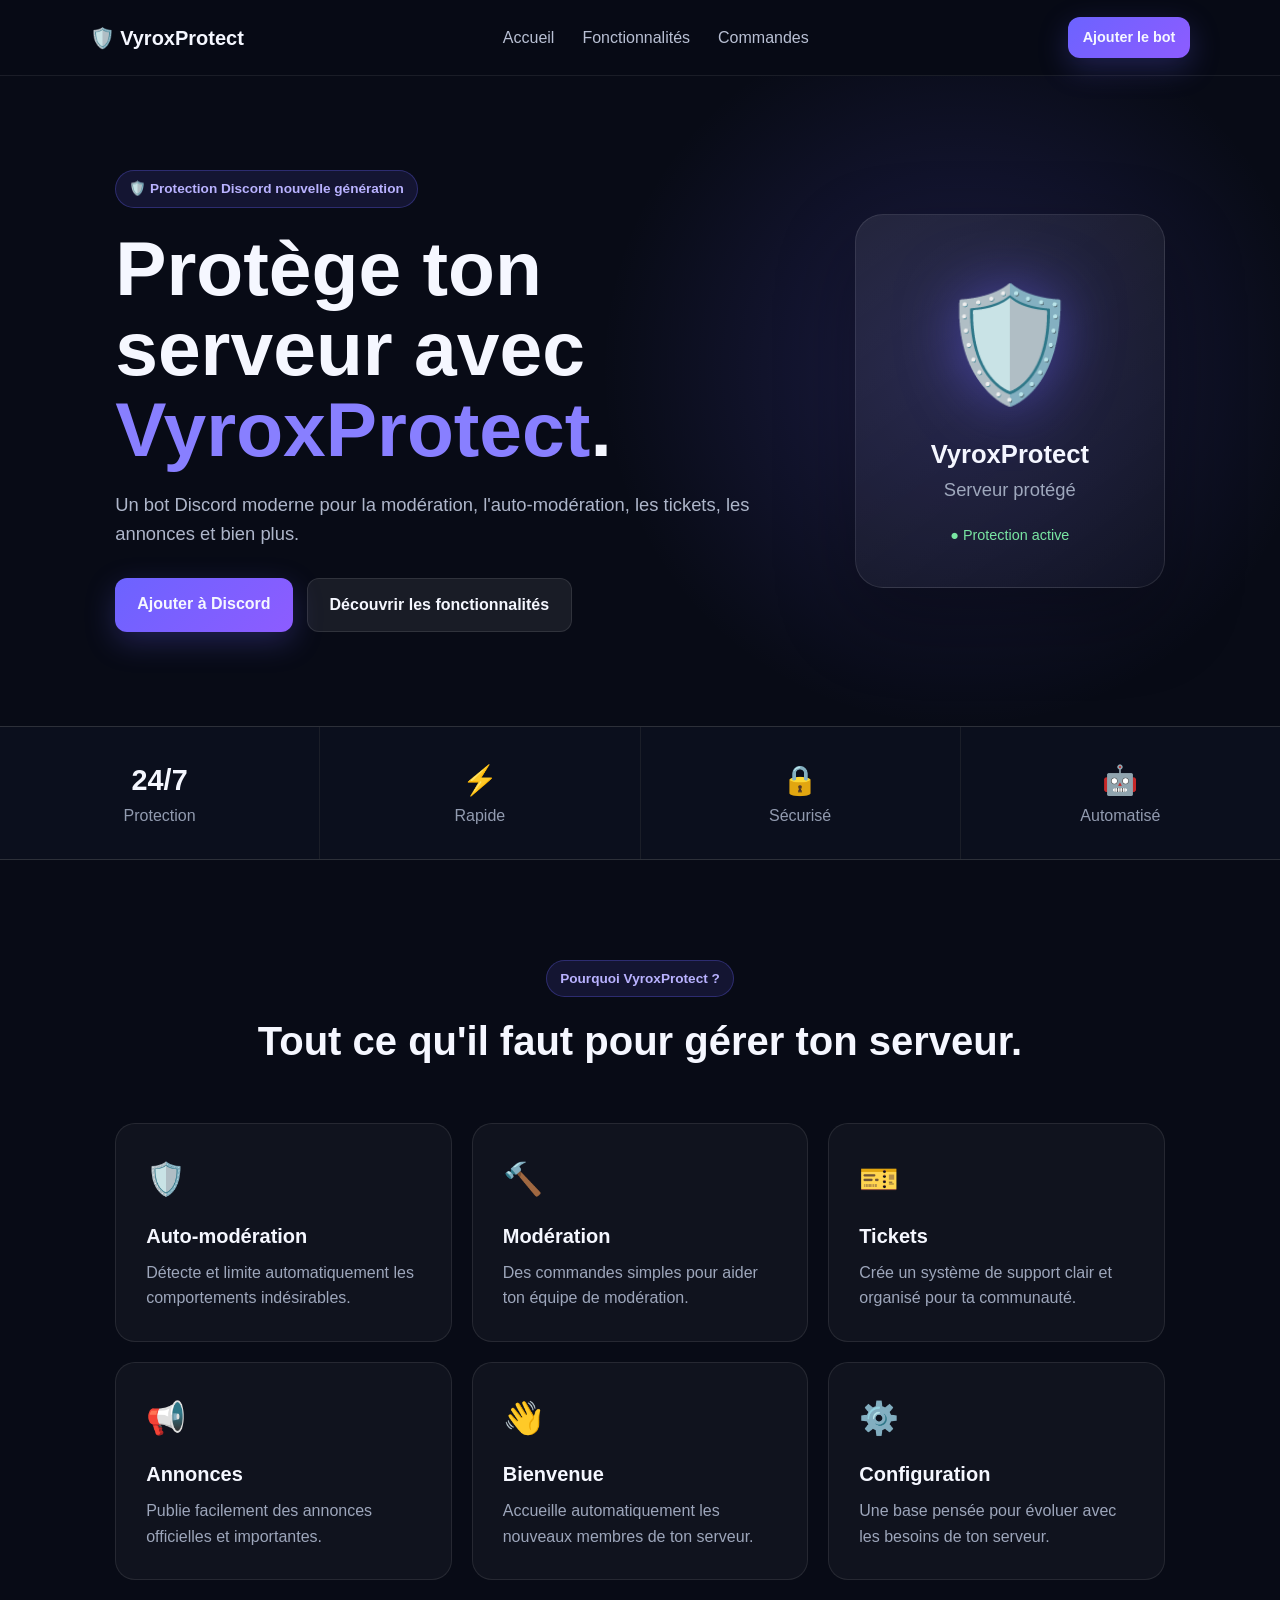
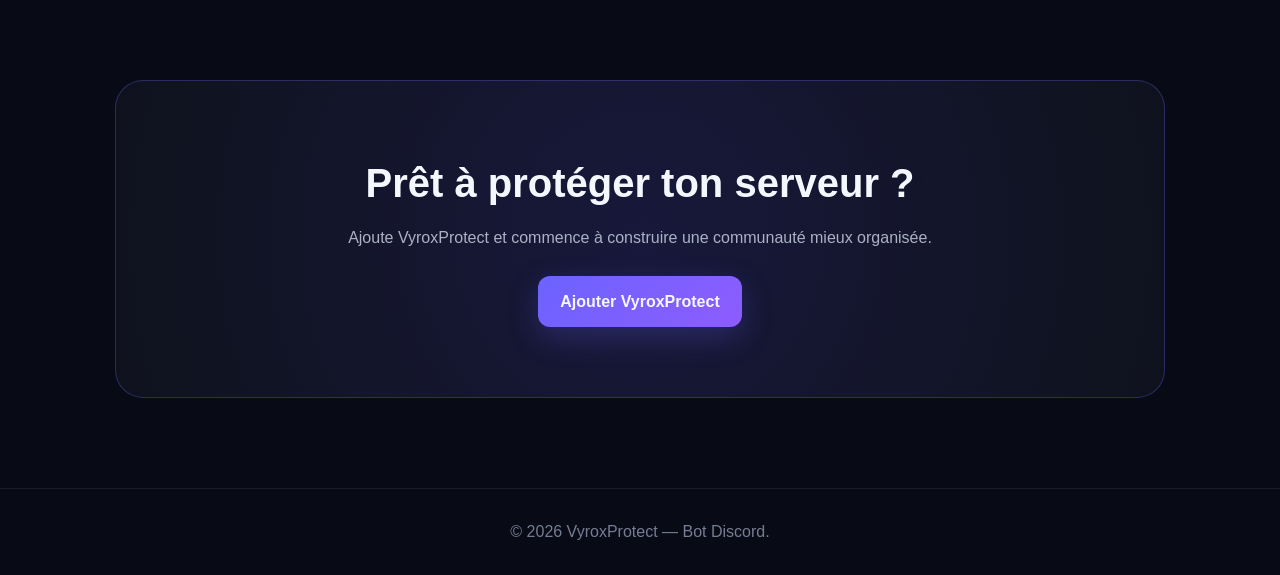
<file: index.html>
<!DOCTYPE html>
<html lang="fr">
<head>
  <meta charset="UTF-8">
  <meta name="viewport" content="width=device-width, initial-scale=1.0">
  <title>VyroxProtect — Protection Discord</title>
  <link rel="stylesheet" href="style.css">
</head>
<body>
  <header class="navbar">
    <a class="brand" href="index.html">🛡️ VyroxProtect</a>
    <nav>
      <a href="index.html">Accueil</a>
      <a href="features.html">Fonctionnalités</a>
      <a href="commands.html">Commandes</a>
    </nav>
    <a class="btn btn-small" href="#invite">Ajouter le bot</a>
  </header>

  <main>
    <section class="hero">
      <div class="hero-content">
        <span class="badge">🛡️ Protection Discord nouvelle génération</span>
        <h1>Protège ton serveur avec <span>VyroxProtect</span>.</h1>
        <p>Un bot Discord moderne pour la modération, l'auto-modération, les tickets, les annonces et bien plus.</p>
        <div class="hero-buttons" id="invite">
          <a class="btn" href="#" id="inviteBtn">Ajouter à Discord</a>
          <a class="btn btn-secondary" href="features.html">Découvrir les fonctionnalités</a>
        </div>
      </div>
      <div class="shield-card">
        <div class="shield">🛡️</div>
        <h2>VyroxProtect</h2>
        <p>Serveur protégé</p>
        <div class="status">● Protection active</div>
      </div>
    </section>

    <section class="stats">
      <div><strong>24/7</strong><span>Protection</span></div>
      <div><strong>⚡</strong><span>Rapide</span></div>
      <div><strong>🔒</strong><span>Sécurisé</span></div>
      <div><strong>🤖</strong><span>Automatisé</span></div>
    </section>

    <section class="section">
      <div class="section-title">
        <span class="badge">Pourquoi VyroxProtect ?</span>
        <h2>Tout ce qu'il faut pour gérer ton serveur.</h2>
      </div>
      <div class="cards">
        <article class="card"><div class="icon">🛡️</div><h3>Auto-modération</h3><p>Détecte et limite automatiquement les comportements indésirables.</p></article>
        <article class="card"><div class="icon">🔨</div><h3>Modération</h3><p>Des commandes simples pour aider ton équipe de modération.</p></article>
        <article class="card"><div class="icon">🎫</div><h3>Tickets</h3><p>Crée un système de support clair et organisé pour ta communauté.</p></article>
        <article class="card"><div class="icon">📢</div><h3>Annonces</h3><p>Publie facilement des annonces officielles et importantes.</p></article>
        <article class="card"><div class="icon">👋</div><h3>Bienvenue</h3><p>Accueille automatiquement les nouveaux membres de ton serveur.</p></article>
        <article class="card"><div class="icon">⚙️</div><h3>Configuration</h3><p>Une base pensée pour évoluer avec les besoins de ton serveur.</p></article>
      </div>
    </section>

    <section class="cta">
      <h2>Prêt à protéger ton serveur ?</h2>
      <p>Ajoute VyroxProtect et commence à construire une communauté mieux organisée.</p>
      <a class="btn" href="#" id="inviteBtn2">Ajouter VyroxProtect</a>
    </section>
  </main>

  <footer>
    <p>© 2026 VyroxProtect — Bot Discord.</p>
  </footer>
  <script src="script.js"></script>
</body>
</html>
</file>
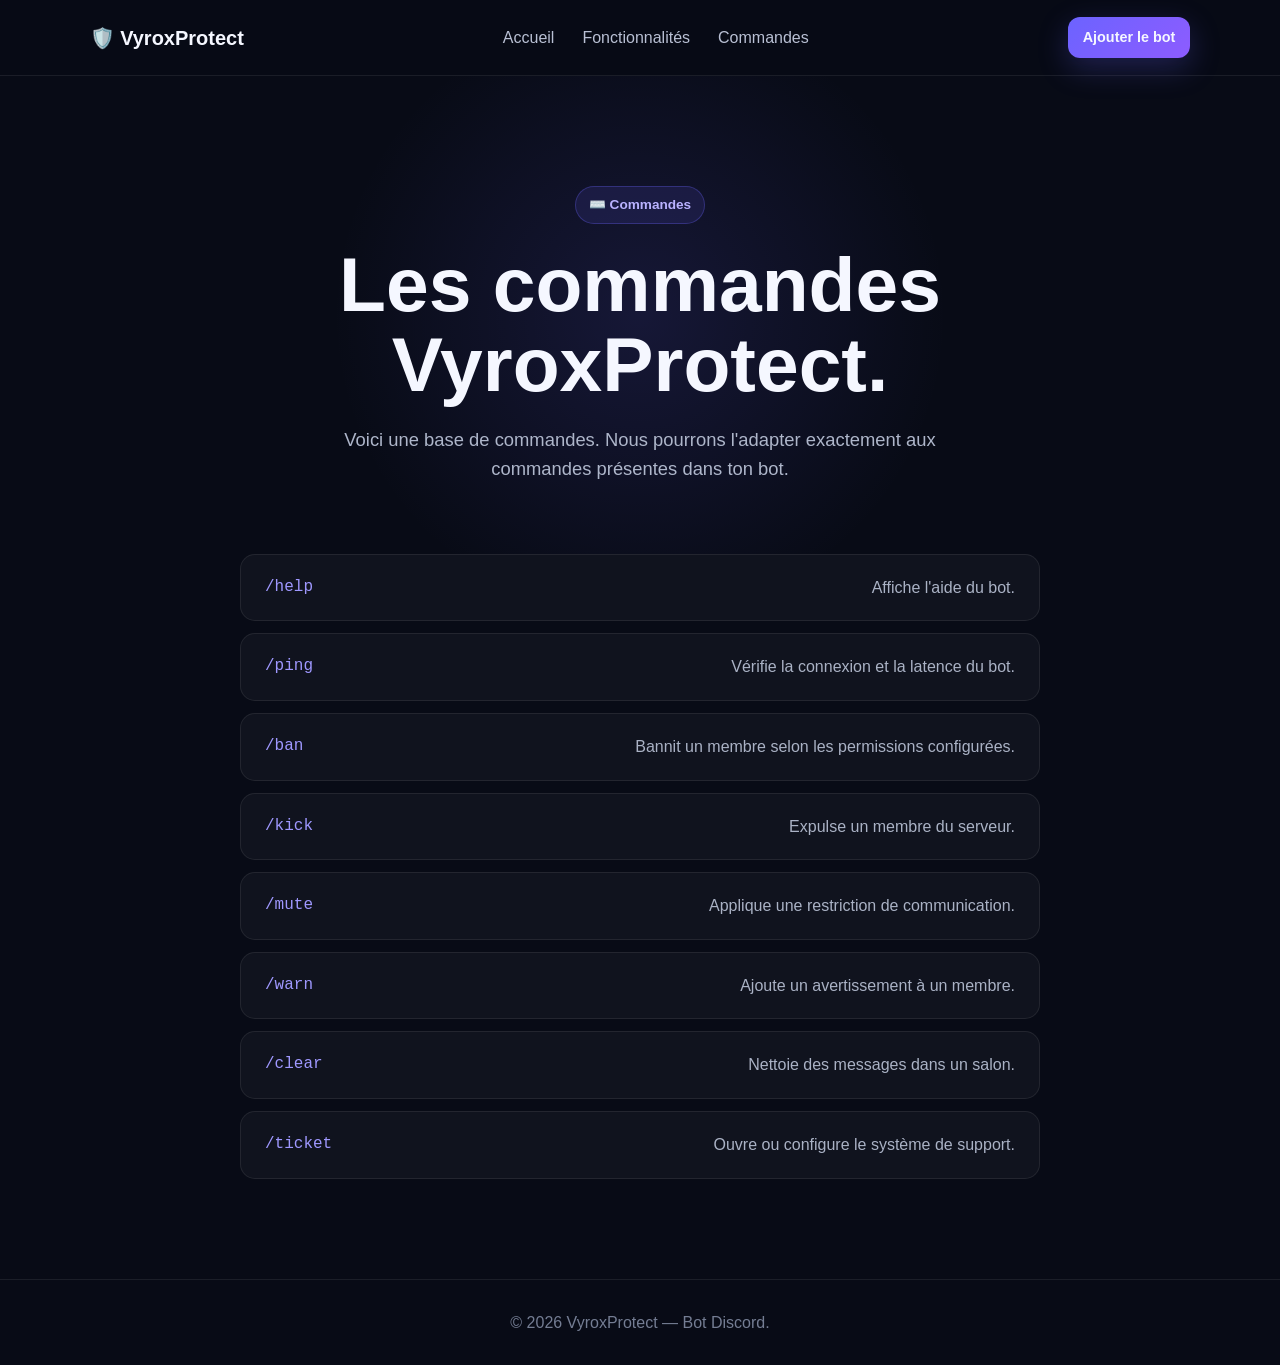
<file: commands.html>
<!DOCTYPE html>
<html lang="fr">
<head>
  <meta charset="UTF-8">
  <meta name="viewport" content="width=device-width, initial-scale=1.0">
  <title>Commandes — VyroxProtect</title>
  <link rel="stylesheet" href="style.css">
</head>
<body>
<header class="navbar">
  <a class="brand" href="index.html">🛡️ VyroxProtect</a>
  <nav><a href="index.html">Accueil</a><a href="features.html">Fonctionnalités</a><a href="commands.html">Commandes</a></nav>
  <a class="btn btn-small" href="index.html#invite">Ajouter le bot</a>
</header>

<main>
  <section class="page-hero">
    <span class="badge">⌨️ Commandes</span>
    <h1>Les commandes VyroxProtect.</h1>
    <p>Voici une base de commandes. Nous pourrons l'adapter exactement aux commandes présentes dans ton bot.</p>
  </section>

  <section class="command-list">
    <div class="command"><code>/help</code><span>Affiche l'aide du bot.</span></div>
    <div class="command"><code>/ping</code><span>Vérifie la connexion et la latence du bot.</span></div>
    <div class="command"><code>/ban</code><span>Bannit un membre selon les permissions configurées.</span></div>
    <div class="command"><code>/kick</code><span>Expulse un membre du serveur.</span></div>
    <div class="command"><code>/mute</code><span>Applique une restriction de communication.</span></div>
    <div class="command"><code>/warn</code><span>Ajoute un avertissement à un membre.</span></div>
    <div class="command"><code>/clear</code><span>Nettoie des messages dans un salon.</span></div>
    <div class="command"><code>/ticket</code><span>Ouvre ou configure le système de support.</span></div>
  </section>
</main>

<footer><p>© 2026 VyroxProtect — Bot Discord.</p></footer>
</body>
</html>
</file>
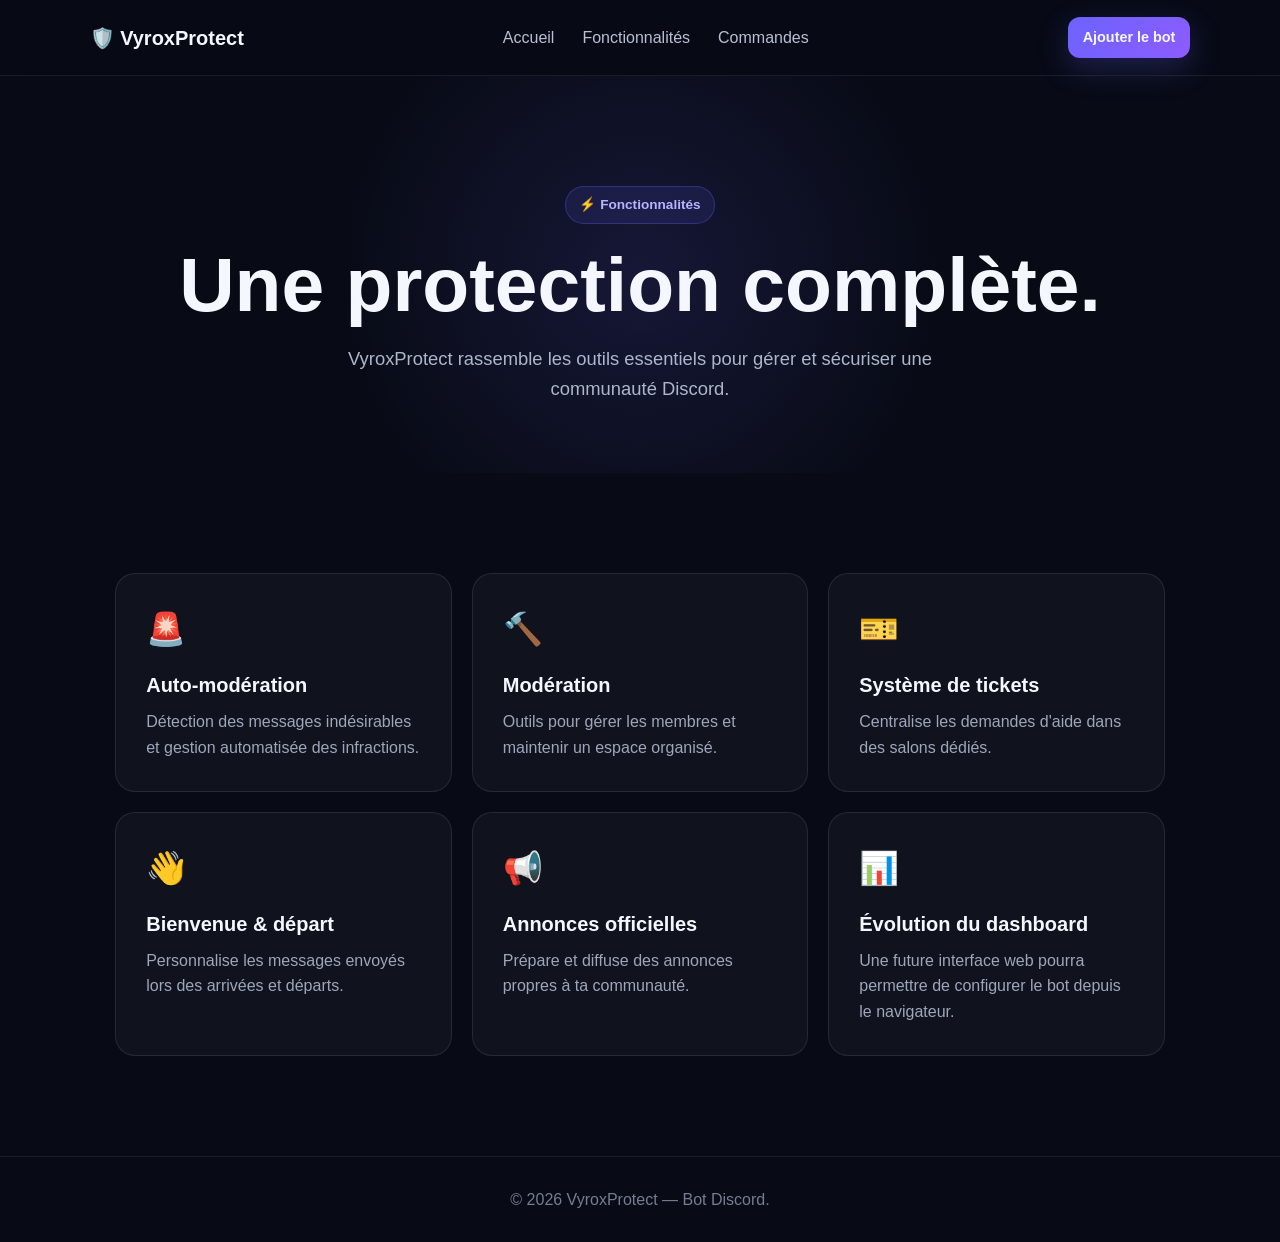
<file: features.html>
<!DOCTYPE html>
<html lang="fr">
<head>
  <meta charset="UTF-8">
  <meta name="viewport" content="width=device-width, initial-scale=1.0">
  <title>Fonctionnalités — VyroxProtect</title>
  <link rel="stylesheet" href="style.css">
</head>
<body>
<header class="navbar">
  <a class="brand" href="index.html">🛡️ VyroxProtect</a>
  <nav><a href="index.html">Accueil</a><a href="features.html">Fonctionnalités</a><a href="commands.html">Commandes</a></nav>
  <a class="btn btn-small" href="index.html#invite">Ajouter le bot</a>
</header>

<main>
  <section class="page-hero">
    <span class="badge">⚡ Fonctionnalités</span>
    <h1>Une protection complète.</h1>
    <p>VyroxProtect rassemble les outils essentiels pour gérer et sécuriser une communauté Discord.</p>
  </section>

  <section class="section">
    <div class="cards">
      <article class="card"><div class="icon">🚨</div><h3>Auto-modération</h3><p>Détection des messages indésirables et gestion automatisée des infractions.</p></article>
      <article class="card"><div class="icon">🔨</div><h3>Modération</h3><p>Outils pour gérer les membres et maintenir un espace organisé.</p></article>
      <article class="card"><div class="icon">🎫</div><h3>Système de tickets</h3><p>Centralise les demandes d'aide dans des salons dédiés.</p></article>
      <article class="card"><div class="icon">👋</div><h3>Bienvenue & départ</h3><p>Personnalise les messages envoyés lors des arrivées et départs.</p></article>
      <article class="card"><div class="icon">📢</div><h3>Annonces officielles</h3><p>Prépare et diffuse des annonces propres à ta communauté.</p></article>
      <article class="card"><div class="icon">📊</div><h3>Évolution du dashboard</h3><p>Une future interface web pourra permettre de configurer le bot depuis le navigateur.</p></article>
    </div>
  </section>
</main>

<footer><p>© 2026 VyroxProtect — Bot Discord.</p></footer>
</body>
</html>
</file>
<file: style.css>
*{box-sizing:border-box;margin:0;padding:0}html{scroll-behavior:smooth}body{font-family:Inter,Segoe UI,Arial,sans-serif;background:#080b16;color:#f5f7ff;line-height:1.6}a{text-decoration:none;color:inherit}.navbar{height:76px;display:flex;align-items:center;justify-content:space-between;padding:0 7%;border-bottom:1px solid rgba(255,255,255,.08);background:rgba(8,11,22,.85);position:sticky;top:0;z-index:10;backdrop-filter:blur(12px)}.brand{font-size:1.25rem;font-weight:800}.navbar nav{display:flex;gap:28px;color:#b9c0d4}.navbar nav a:hover{color:#fff}.btn{display:inline-block;padding:13px 22px;border-radius:12px;background:linear-gradient(135deg,#6c63ff,#8d5cff);font-weight:700;box-shadow:0 10px 30px rgba(108,99,255,.25);transition:.2s}.btn:hover{transform:translateY(-2px);filter:brightness(1.08)}.btn-small{padding:9px 15px;font-size:.9rem}.btn-secondary{background:rgba(255,255,255,.07);box-shadow:none;border:1px solid rgba(255,255,255,.1)}.hero{min-height:650px;display:flex;align-items:center;justify-content:space-between;gap:50px;padding:80px 9%;background:radial-gradient(circle at 75% 45%,rgba(108,99,255,.2),transparent 35%)}.hero-content{max-width:680px}.badge{display:inline-block;padding:7px 13px;border-radius:999px;background:rgba(108,99,255,.12);border:1px solid rgba(108,99,255,.3);color:#b9b2ff;font-size:.85rem;font-weight:700}.hero h1,.page-hero h1{font-size:clamp(2.8rem,6vw,5.4rem);line-height:1.05;margin:20px 0}.hero h1 span{color:#887fff}.hero p,.page-hero p{font-size:1.15rem;color:#aeb6ca;max-width:650px}.hero-buttons{display:flex;gap:14px;flex-wrap:wrap;margin-top:30px}.shield-card{width:310px;padding:40px 30px;text-align:center;border:1px solid rgba(255,255,255,.1);border-radius:28px;background:linear-gradient(145deg,rgba(255,255,255,.08),rgba(255,255,255,.025));box-shadow:0 30px 80px rgba(0,0,0,.3)}.shield{font-size:7rem;filter:drop-shadow(0 0 30px rgba(108,99,255,.5))}.shield-card h2{font-size:1.6rem}.shield-card p{color:#9fa8bd}.status{margin-top:20px;color:#79e6a3;font-size:.9rem}.stats{display:grid;grid-template-columns:repeat(4,1fr);gap:1px;background:rgba(255,255,255,.08);border-top:1px solid rgba(255,255,255,.08);border-bottom:1px solid rgba(255,255,255,.08)}.stats div{background:#0b0f1d;padding:30px;text-align:center}.stats strong{display:block;font-size:1.8rem}.stats span{color:#929bb0}.section{padding:100px 9%}.section-title{text-align:center;margin-bottom:50px}.section-title h2{font-size:2.5rem;margin-top:12px}.cards{display:grid;grid-template-columns:repeat(3,1fr);gap:20px}.card{padding:30px;border:1px solid rgba(255,255,255,.09);border-radius:20px;background:rgba(255,255,255,.035);transition:.2s}.card:hover{transform:translateY(-5px);border-color:rgba(108,99,255,.45)}.icon{font-size:2rem;margin-bottom:14px}.card h3{font-size:1.25rem;margin-bottom:8px}.card p{color:#9da6bb}.cta{margin:0 9% 90px;padding:70px 30px;text-align:center;border:1px solid rgba(108,99,255,.3);border-radius:28px;background:radial-gradient(circle,rgba(108,99,255,.16),rgba(255,255,255,.03))}.cta h2{font-size:2.5rem}.cta p{color:#aab2c5;margin:10px auto 25px}.page-hero{text-align:center;padding:110px 9% 70px;background:radial-gradient(circle at center,rgba(108,99,255,.14),transparent 45%)}.page-hero p{margin:auto}.command-list{max-width:850px;margin:0 auto 100px;padding:0 25px}.command{display:flex;align-items:center;justify-content:space-between;gap:20px;padding:20px 24px;margin-bottom:12px;border:1px solid rgba(255,255,255,.08);border-radius:15px;background:rgba(255,255,255,.035)}code{font-family:Consolas,monospace;color:#9f98ff;font-size:1rem}.command span{color:#aab2c5;text-align:right}footer{padding:30px 9%;border-top:1px solid rgba(255,255,255,.08);color:#747d93;text-align:center}@media(max-width:800px){.navbar{padding:0 5%}.navbar nav{display:none}.hero{padding:70px 7%;flex-direction:column;text-align:center}.hero p{margin:auto}.hero-buttons{justify-content:center}.shield-card{width:100%;max-width:310px}.cards{grid-template-columns:1fr}.stats{grid-template-columns:repeat(2,1fr)}.section{padding:70px 7%}.command{align-items:flex-start;flex-direction:column}.command span{text-align:left}.command-list{padding:0 7%}}
</file>
